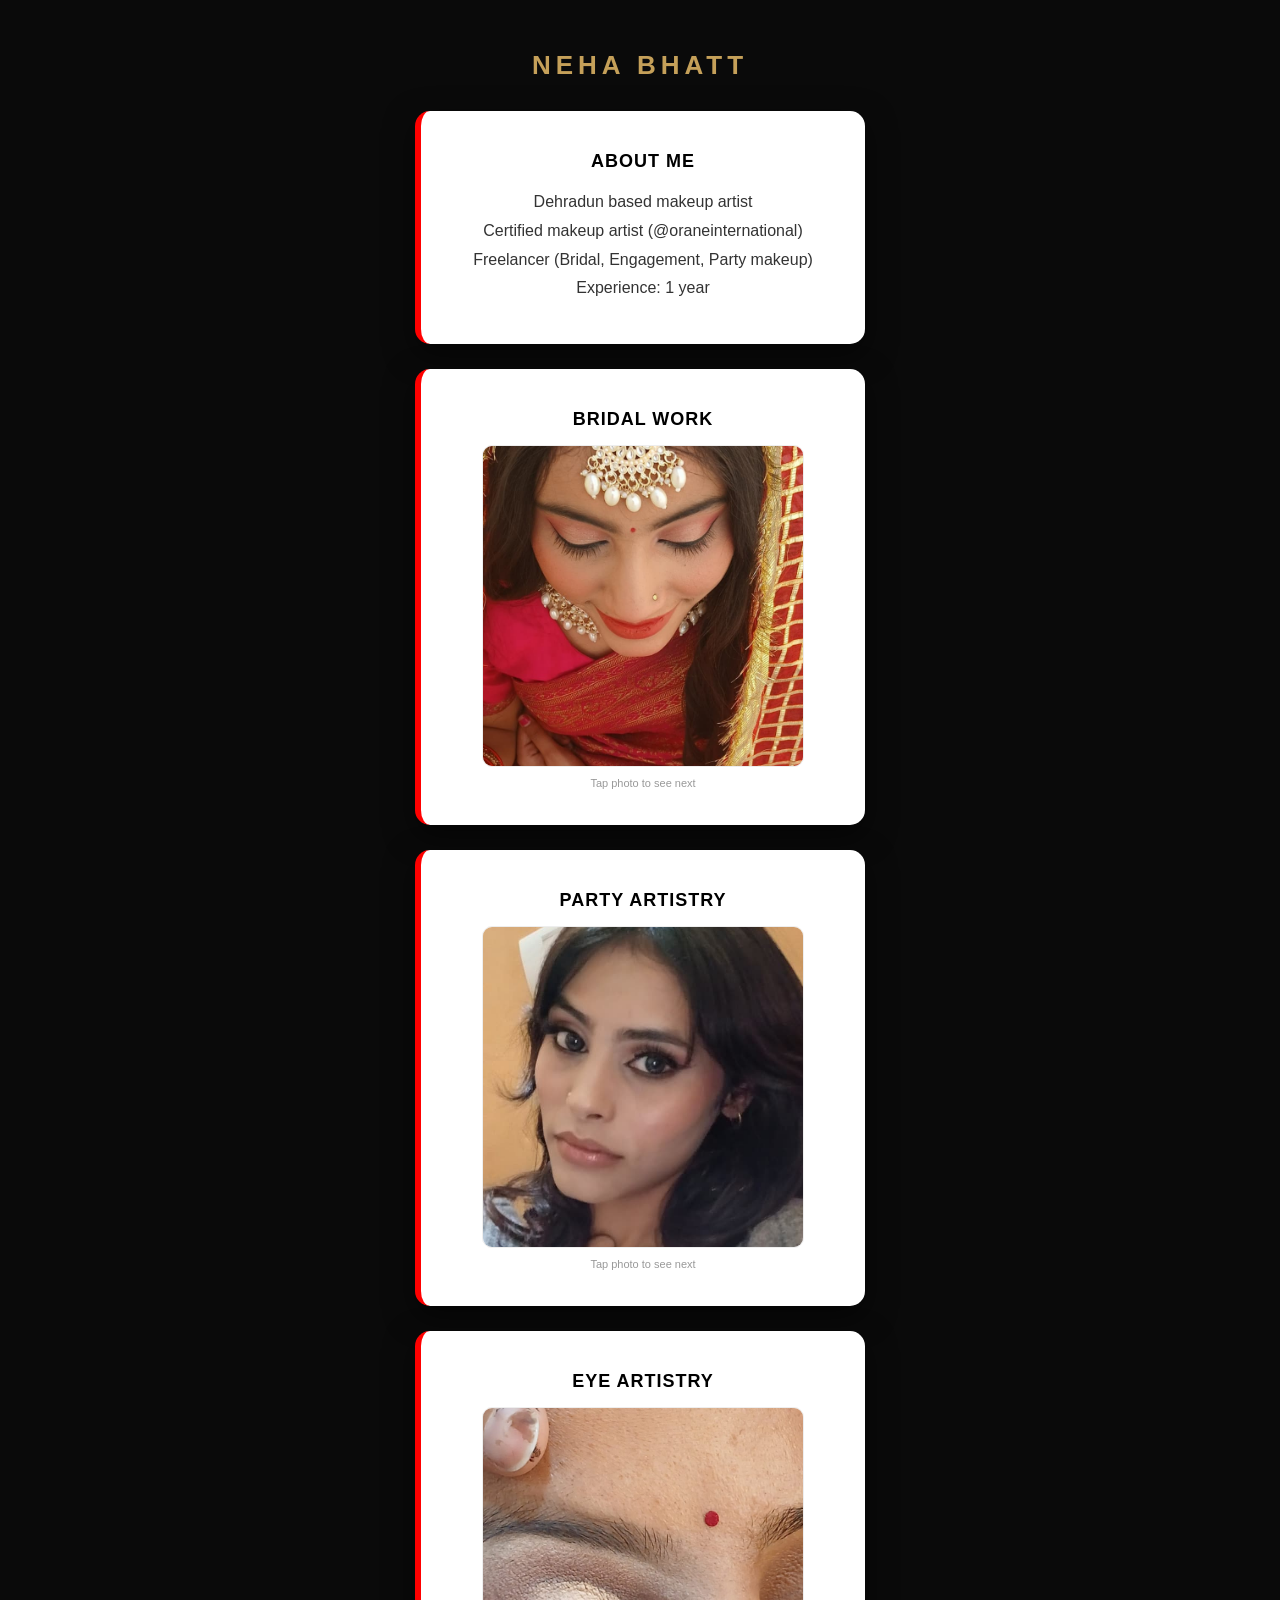
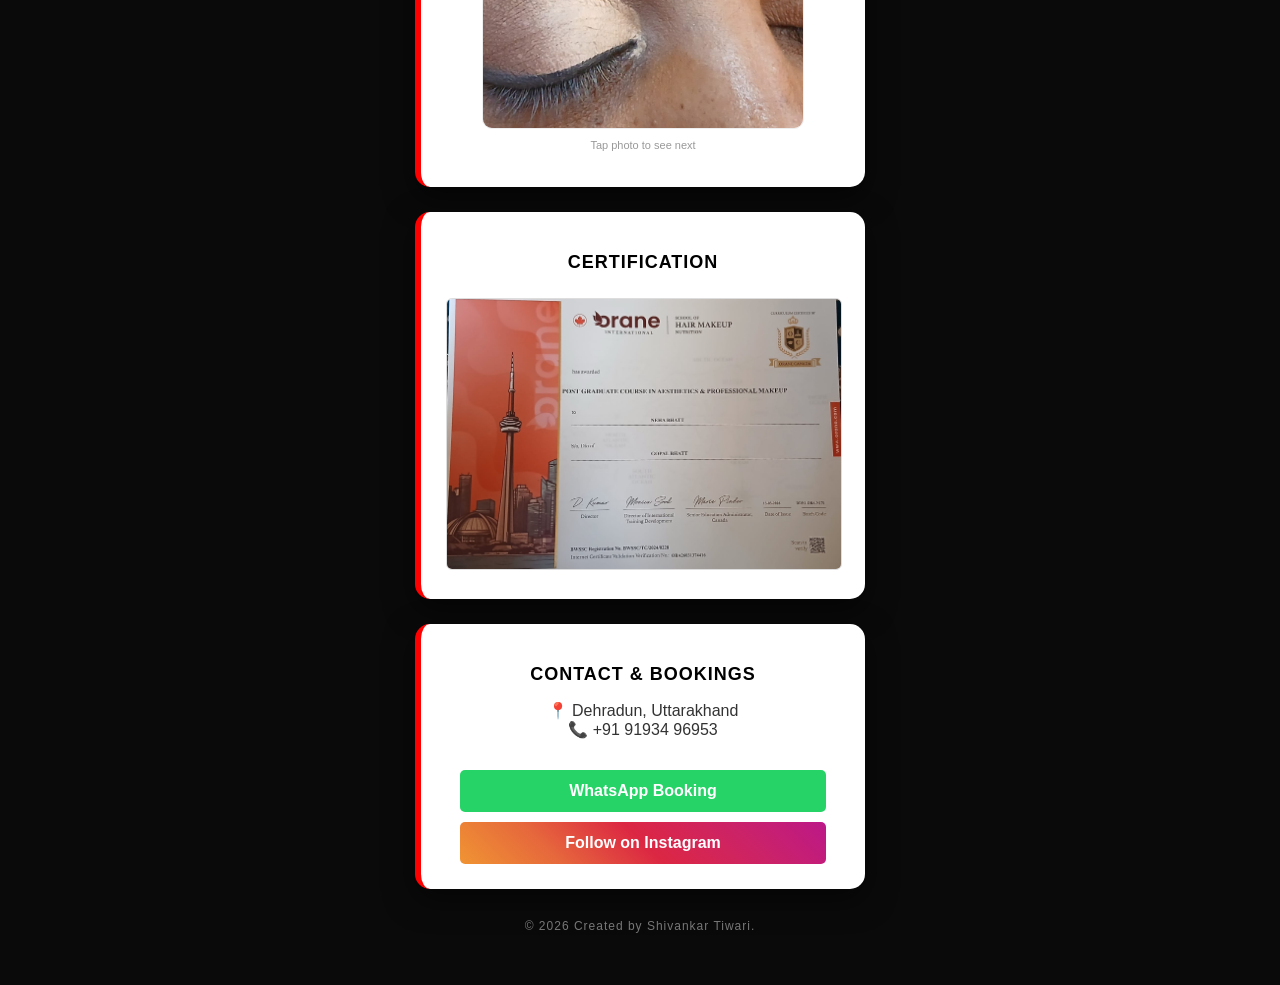
<file: index.html>
<!DOCTYPE html>
<html lang="en">
<head>
    <meta charset="UTF-8">
    <meta name="viewport" content="width=device-width, initial-scale=1.0">
    
    <!-- SEO & Search Results -->
    <title>Neha Bhatt | Professional Makeup Artist in Dehradun</title>
    <meta name="description" content="Certified professional makeup artist in Dehradun specializing in Bridal, Engagement, and Party makeup. Book your appointment with Neha Bhatt Artistry.">
    <meta name="keywords" content="Makeup Artist Dehradun, Bridal Makeup Dehradun, Neha Bhatt, Wedding Makeup Uttarakhand">
    
    <!-- Social Media Preview Image -->
    <meta property="og:image" content="https://nehabhatt-makeup-artist.github.io/certificate.jpeg">

    <style>
        body { background-color: #0a0a0a; color: #333; font-family: 'Segoe UI', sans-serif; display: flex; justify-content: center; padding: 20px; margin: 0; }
        .container { width: 100%; max-width: 450px; }
        .logo { color: #c5a059; text-align: center; margin: 30px 0; letter-spacing: 5px; font-size: 26px; font-weight: bold; text-transform: uppercase; }
        .card { background: white; border-radius: 15px; padding: 25px; margin-bottom: 25px; text-align: center; border-left: 6px solid #ff0000; box-shadow: 0 10px 30px rgba(0,0,0,0.5); }
        h2 { margin-bottom: 15px; color: #000; font-size: 18px; text-transform: uppercase; letter-spacing: 1px; }
        
        .slider-container { width: 100%; max-width: 320px; height: 320px; margin: 0 auto; overflow: hidden; border-radius: 10px; position: relative; cursor: pointer; border: 1px solid #eee; background: #fdfdfd; }
        .slider-wrapper { display: flex; width: 100%; height: 100%; transition: transform 0.5s ease-in-out; }
        .slider-wrapper img { min-width: 100%; height: 100%; object-fit: cover; }

        .btn { display: inline-block; background: #25D366; color: white; padding: 12px 25px; text-decoration: none; border-radius: 5px; margin-top: 15px; font-weight: bold; width: 80%; }
        .insta-btn { background: linear-gradient(45deg, #f09433 0%, #e6683c 25%, #dc2743 50%, #cc2366 75%, #bc1888 100%); margin-top: 10px; }
        .tip { font-size: 11px; color: #999; margin-top: 10px; }
        .cert-img { width: 100%; border-radius: 6px; margin-top: 10px; border: 1px solid #ddd; }
        .footer-credit { text-align: center; color: #777; font-size: 12px; margin-top: 30px; letter-spacing: 1px; padding-bottom: 20px; }
    </style>
</head>
<body>

    <div class="container">
        <h1 class="logo">NEHA BHATT</h1>

        <div class="card">
            <h2>About Me</h2>
            <p style="line-height: 1.8;">
                Dehradun based makeup artist<br>
                Certified makeup artist (@oraneinternational)<br>
                Freelancer (Bridal, Engagement, Party makeup)<br>
                Experience: 1 year
            </p>
        </div>

        <div class="card">
            <h2>Bridal Work</h2>
            <div class="slider-container" onclick="nextSlide('bridalWrap', 12, 'bridal')">
                <div class="slider-wrapper" id="bridalWrap">
                    <img src="facework1.jpeg"><img src="facework2.jpeg"><img src="facework3.jpeg">
                    <img src="facework12traditional.jpeg"><img src="facework13traditional.jpeg">
                    <img src="fullpic2.jpeg"><img src="fullpic3.jpeg"><img src="fullpic4.jpeg">
                    <img src="fullpic5.jpeg"><img src="fullpic6.jpeg"><img src="fullpick.jpeg">
                </div>
            </div>
            <p class="tip">Tap photo to see next</p>
        </div>

        <div class="card">
            <h2>Party Artistry</h2>
            <div class="slider-container" onclick="nextSlide('partyWrap', 7, 'party')">
                <div class="slider-wrapper" id="partyWrap">
                    <img src="facework10.jpeg"><img src="facework11.jpeg"><img src="facework14.jpeg">
                    <img src="facework4mirrorphoto.jpeg"><img src="facework5mirrorphoto.jpeg">
                    <img src="facework7.jpeg"><img src="facework8.jpeg">
                </div>
            </div>
            <p class="tip">Tap photo to see next</p>
        </div>

        <div class="card">
            <h2>Eye Artistry</h2>
            <div class="slider-container" onclick="nextSlide('eyeWrap', 7, 'eye')">
                <div class="slider-wrapper" id="eyeWrap">
                    <img src="eyework1.jpeg"><img src="eyework2.jpeg"><img src="eyework3.jpeg">
                    <img src="eyework4.jpeg"><img src="eyework5.jpeg"><img src="eyework6.jpeg"><img src="eyework7.jpeg">
                </div>
            </div>
            <p class="tip">Tap photo to see next</p>
        </div>

        <div class="card">
            <h2>Certification</h2>
            <img src="certificate.jpeg" class="cert-img">
        </div>

        <div class="card">
            <h2>Contact & Bookings</h2>
            <p>📍 Dehradun, Uttarakhand<br>📞 +91 91934 96953</p>
            <a href="https://wa.me/919193496953" class="btn">WhatsApp Booking</a>
            <a href="https://www.instagram.com/neha_makeupartist____?igsh=aG1xazZtM3M2Y2Ri" class="btn insta-btn">Follow on Instagram</a>
        </div>

        <p class="footer-credit">© 2026 Created by Shivankar Tiwari.</p>
    </div>

    <script>
        let pos = { bridal: 0, party: 0, eye: 0 };
        function nextSlide(id, total, key) {
            pos[key] = (pos[key] + 1) % total;
            document.getElementById(id).style.transform = `translateX(-${pos[key] * 100}%)`;
        }
        setInterval(() => nextSlide('bridalWrap', 11, 'bridal'), 4000);
        setInterval(() => nextSlide('partyWrap', 7, 'party'), 4500);
        setInterval(() => nextSlide('eyeWrap', 7, 'eye'), 5000);
    </script>
</body>
</html>
</file>
